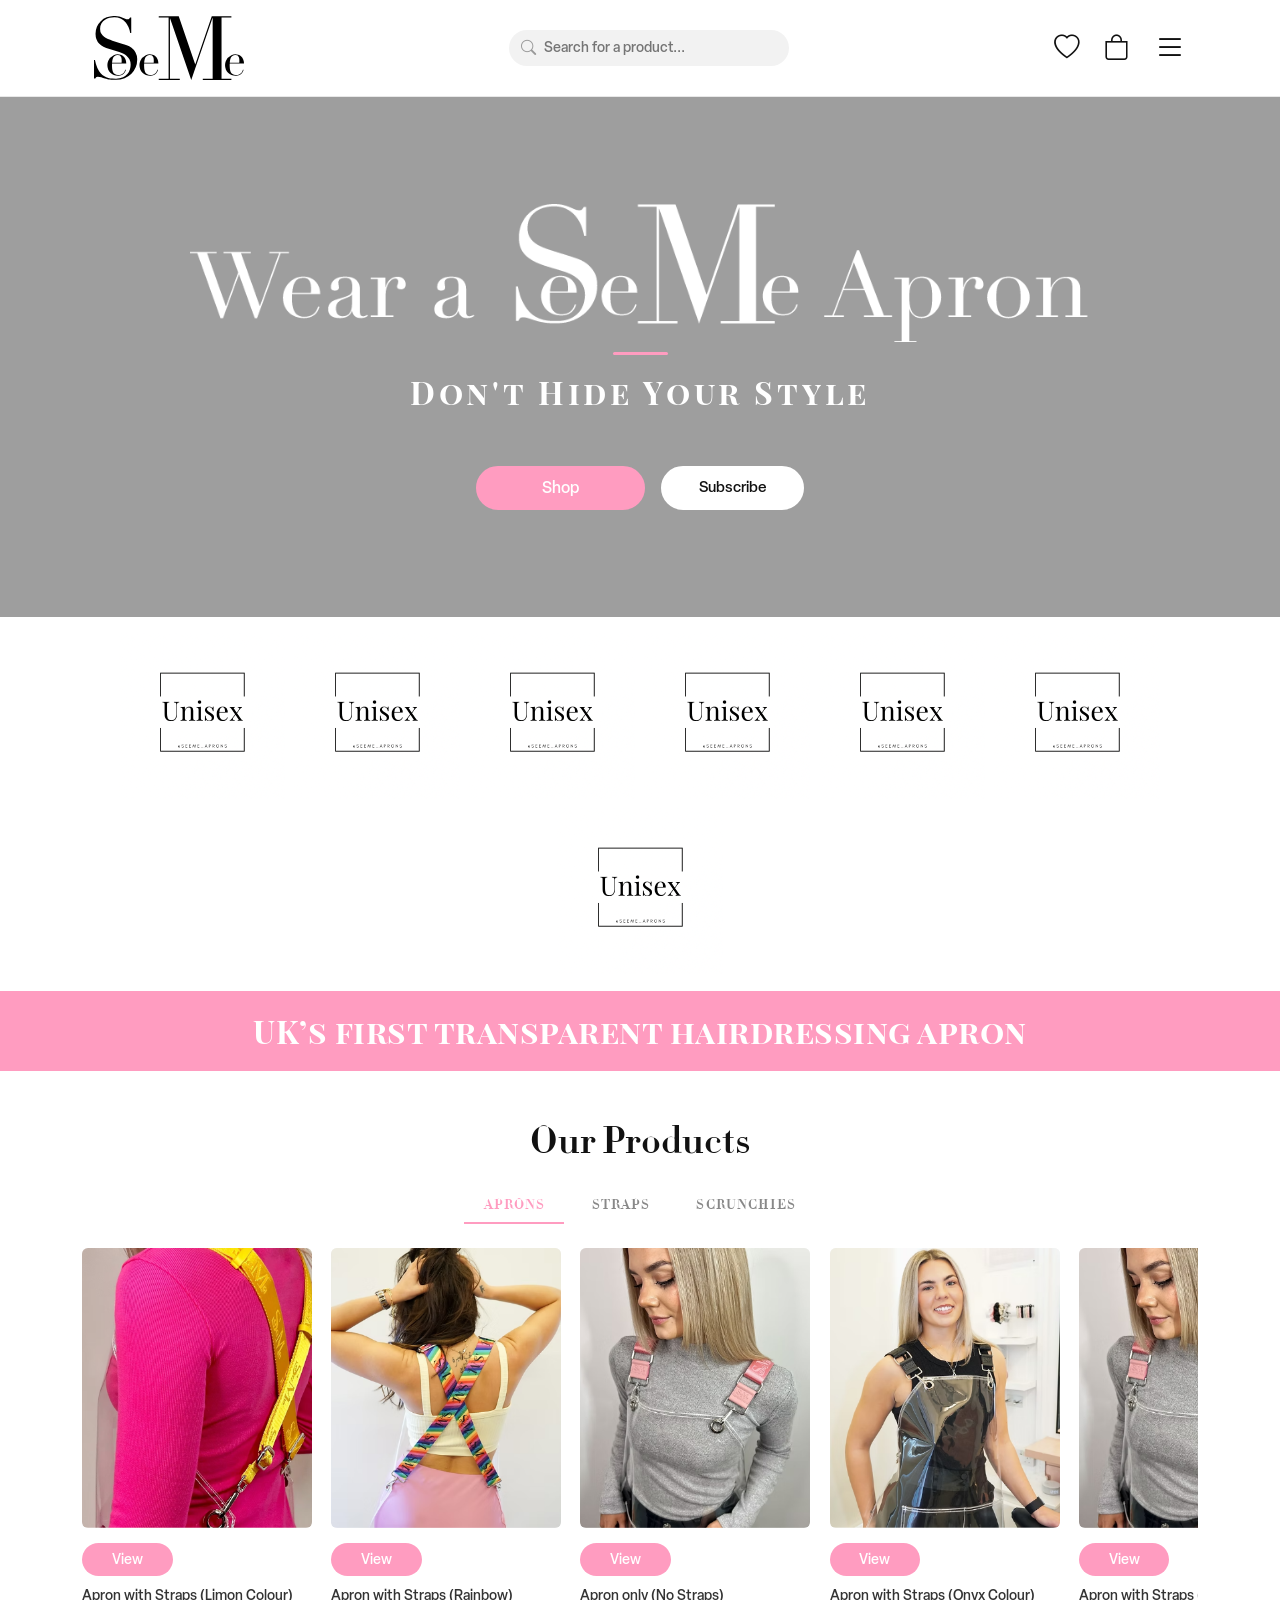
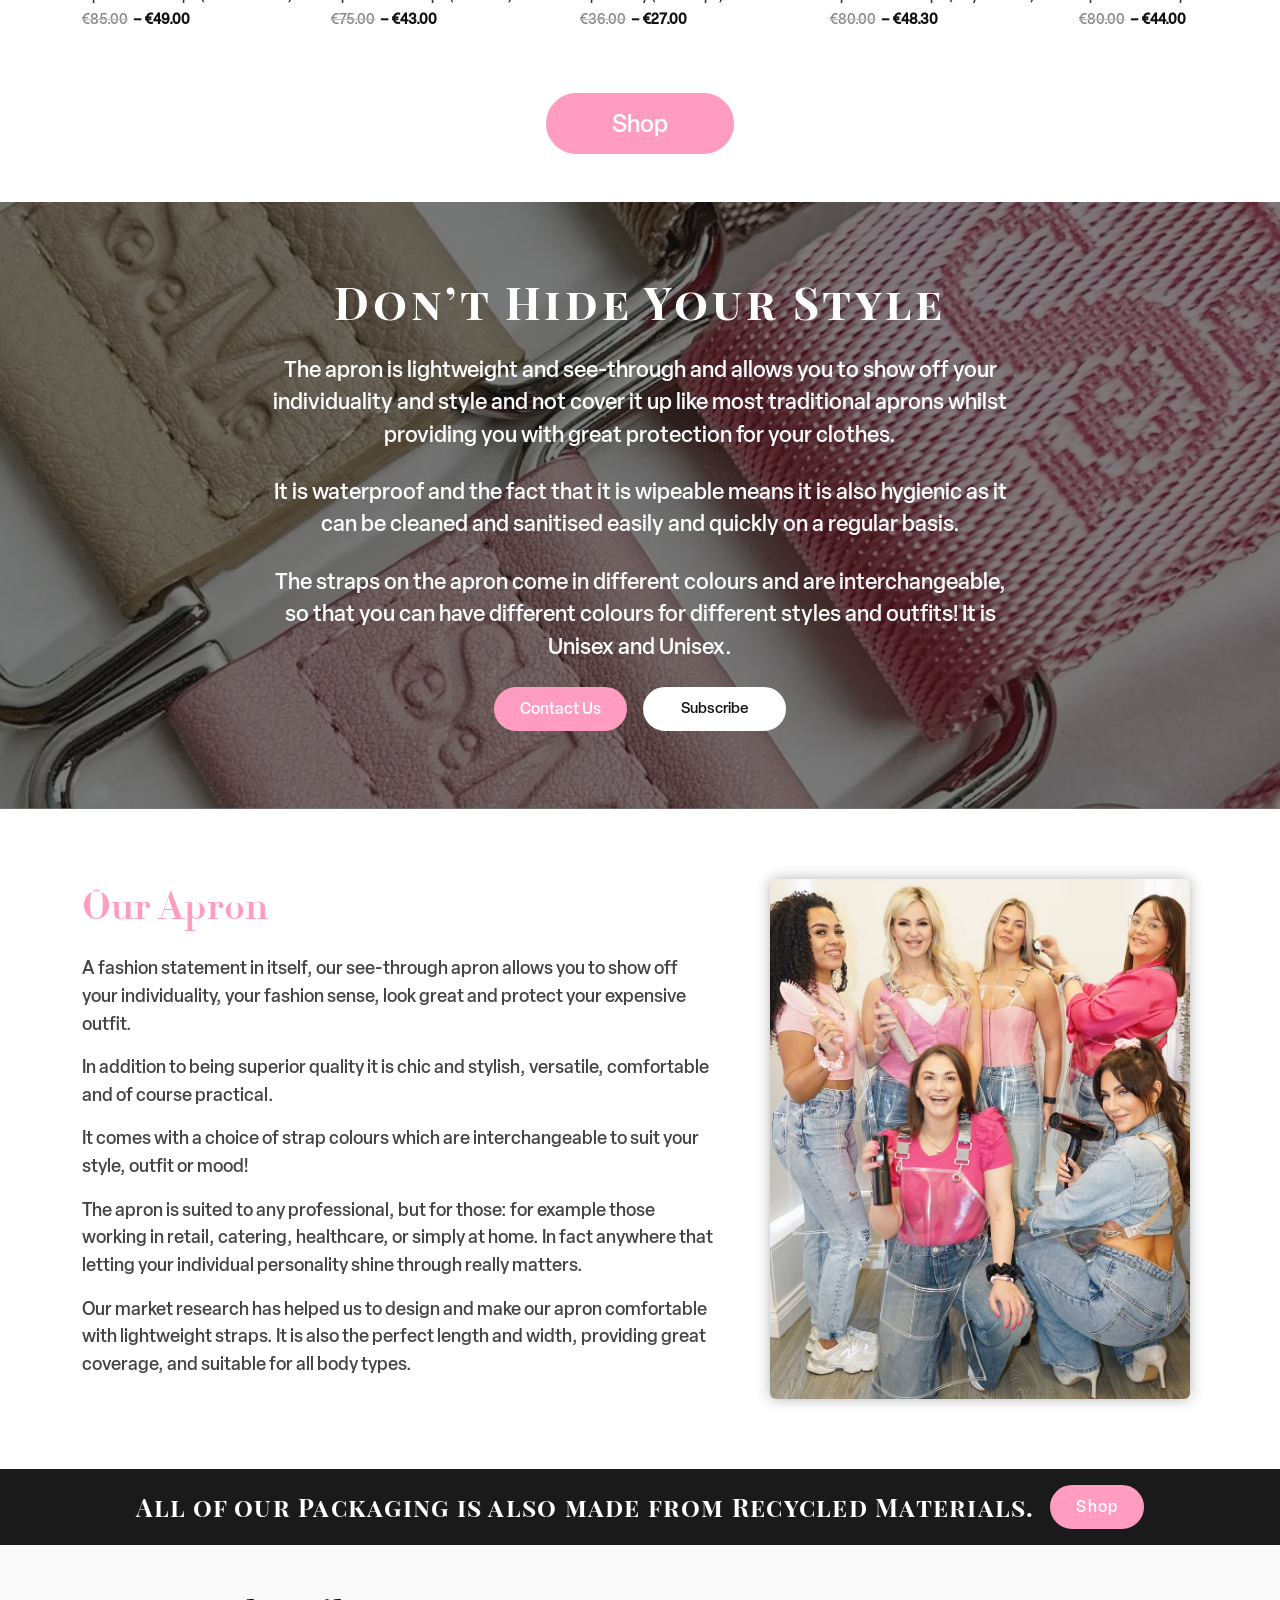
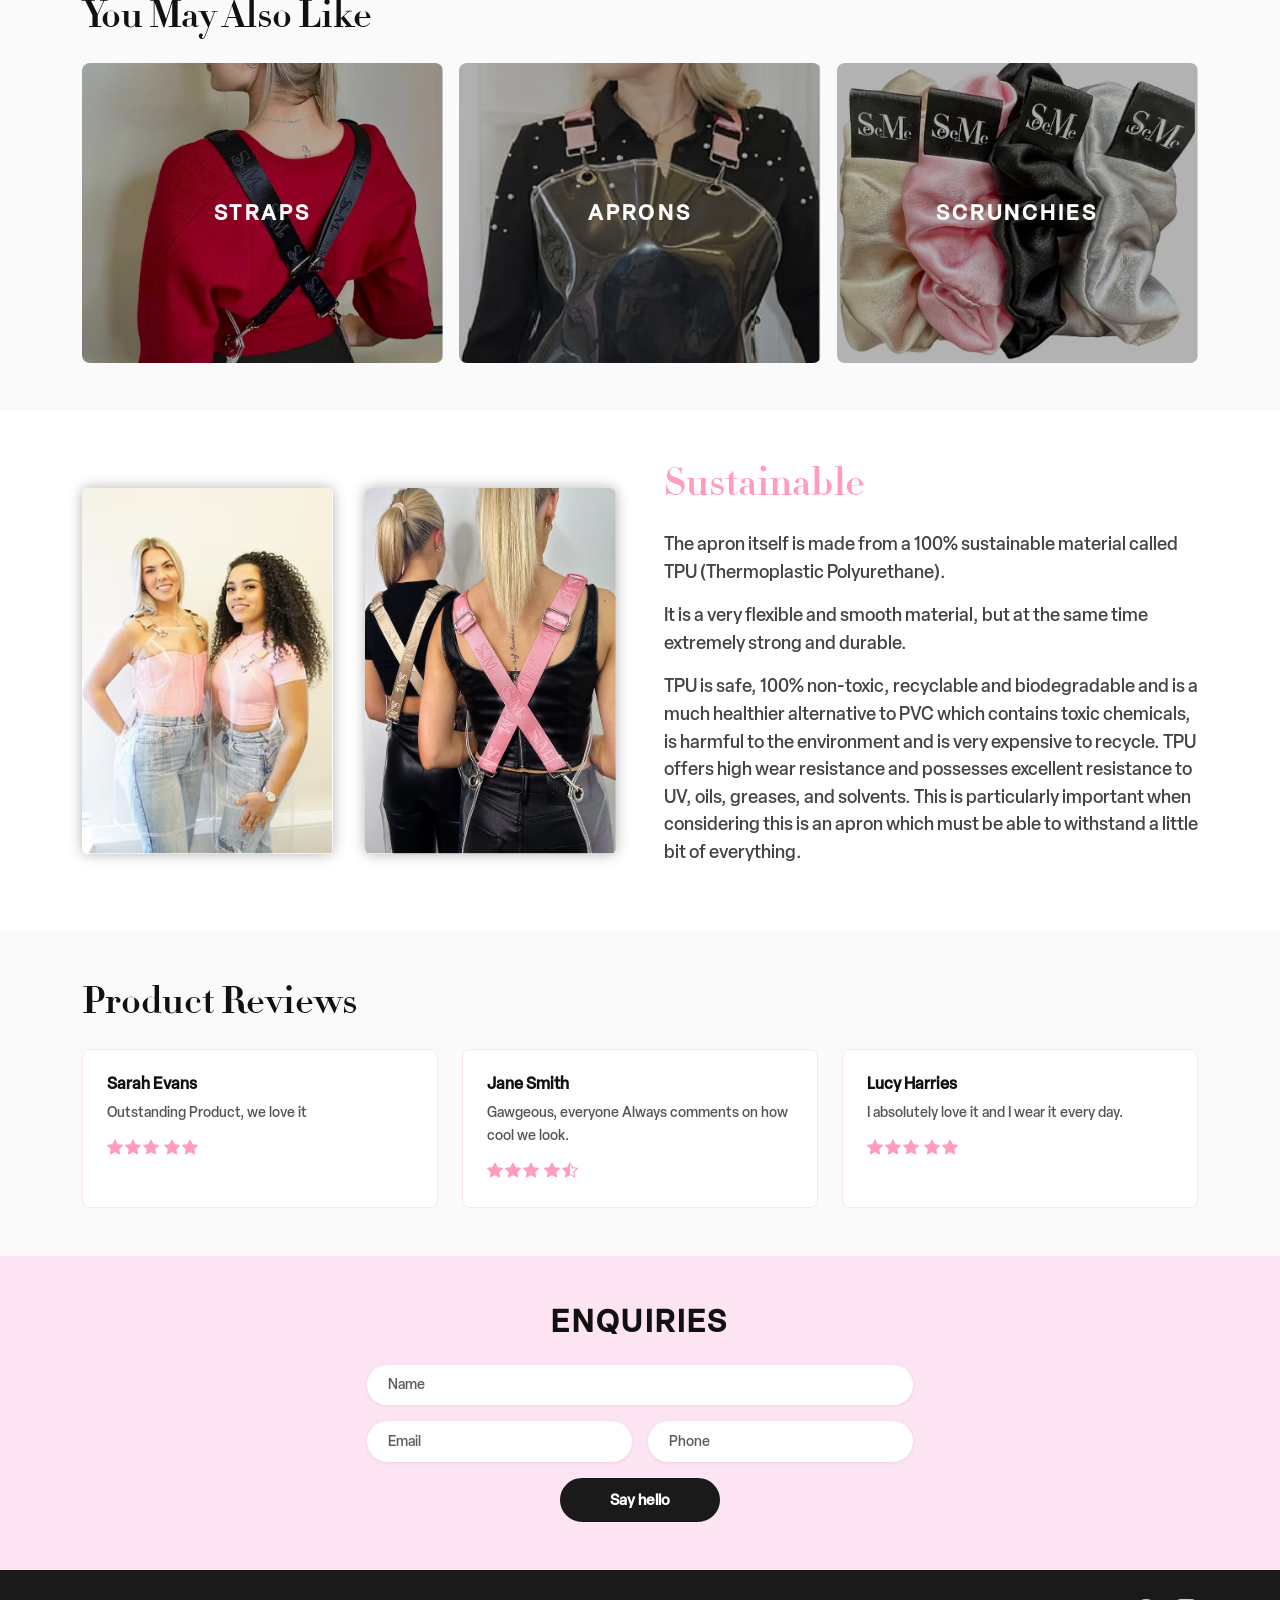
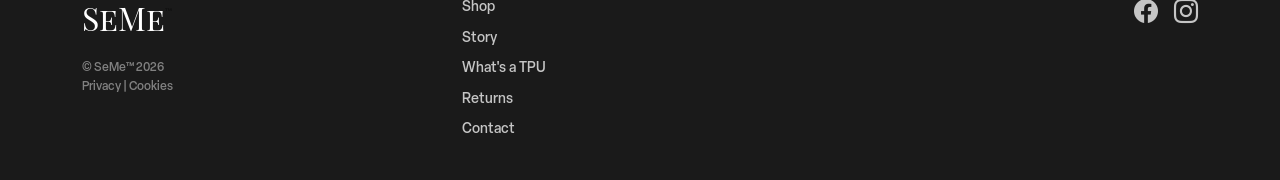
<file: index.html>
<!DOCTYPE html>
<html lang="en">
<head>
  <meta charset="UTF-8" />
  <meta name="viewport" content="width=device-width, initial-scale=1.0" />
  <title>SeMe™ – Don't Hide Your Style</title>
  <link href="https://cdn.jsdelivr.net/npm/bootstrap@5.3.3/dist/css/bootstrap.min.css" rel="stylesheet" />
  <link href="https://cdn.jsdelivr.net/npm/bootstrap-icons@1.11.3/font/bootstrap-icons.min.css" rel="stylesheet" />
  <link href="https://fonts.googleapis.com/css2?family=Playfair+Display+SC:ital,wght@0,400;0,700;0,900;1,400;1,700;1,900&display=swap" rel="stylesheet">
  <link rel="stylesheet" href="css/styles.css" />
</head>
<body>

  <!-- ══════════════════════════════════════════
       NAVBAR
  ══════════════════════════════════════════ -->
  <nav class="navbar site-navbar sticky-top">
    <div class="container px-4 d-flex flex-wrap align-items-center">
      <a class="navbar-brand me-auto" href="#">
        <span class="logo-text"> <img src="images/logo.svg"> </span>
      </a>
      <div class="nav-icons d-flex align-items-center gap-4">
        <a href="#" aria-label="Wishlist"><i class="bi bi-heart"></i></a>
        <a href="#" aria-label="Cart"><i class="bi bi-bag"></i></a>
        <a href="#" aria-label="Menu" data-bs-toggle="offcanvas" data-bs-target="#mobileMenu"><i class="bi bi-list"></i></a>
      </div>
      <div class="site-search">
        <i class="bi bi-search"></i>
        <input type="text" placeholder="Search for a product..." />
      </div>
    </div>
  </nav>

  <!-- Off-canvas mobile menu -->
  <div class="offcanvas offcanvas-end" tabindex="-1" id="mobileMenu">
    <div class="offcanvas-header">
      <h5 class="offcanvas-title logo-text"><img src="images/logo.svg"></h5>
      <button type="button" class="btn-close" data-bs-dismiss="offcanvas"></button>
    </div>
    <div class="offcanvas-body">
      <ul class="list-unstyled">
        <li><a href="index.html" class="nav-link py-2 active">Shop</a></li>
        <li><a href="story.html" class="nav-link py-2">Story</a></li>
        <li><a href="tpu.html" class="nav-link py-2">What's a TPU</a></li>
        <li><a href="#" class="nav-link py-2">Returns</a></li>
        <li><a href="contact.html" class="nav-link py-2">Contact</a></li>
      </ul>
    </div>
  </div>

  <!-- ══════════════════════════════════════════
       HERO
  ══════════════════════════════════════════ -->
  <section class="hero-section">
    <div class="hero-overlay"></div>
    <div class="hero-content text-center">
      <!-- <h1 class="hero-title">Wear a <em>SeMe</em> Apron</h1> -->
      <div class="hero-title"> <img src="images/title.png"> </div>
      <span class="hero-accent-bar"></span>
      <p class="hero-subtitle">Don't Hide Your Style</p>
      <div class="d-flex justify-content-center gap-3 flex-wrap mt-3">
        <a href="#products" class="btn btn-shop">Shop</a>
        <a href="#enquiries" class="btn btn-subscribe">Subscribe</a>
      </div>
    </div>
  </section>

  <!-- ══════════════════════════════════════════
       FEATURE TAGS
  ══════════════════════════════════════════ -->
  <section class="feature-tags-section py-3">
    <div class="container">
      <div class="d-flex flex-wrap justify-content-center gap-2">

        <div class="logo-icons">
          <img src="images/logo-icon.png">
        </div>
        <div class="logo-icons">
          <img src="images/logo-icon.png">
        </div>
        <div class="logo-icons">
          <img src="images/logo-icon.png">
        </div>
        <div class="logo-icons">
          <img src="images/logo-icon.png">
        </div>
        <div class="logo-icons">
          <img src="images/logo-icon.png">
        </div>
        <div class="logo-icons">
          <img src="images/logo-icon.png">
        </div>
        <div class="logo-icons">
          <img src="images/logo-icon.png">
        </div>  

      </div>
    </div>
  </section>

  <!-- ══════════════════════════════════════════
       PINK BANNER
  ══════════════════════════════════════════ -->
  <div class="pink-banner text-center py-3">
    <strong>UK’s first transparent hairdressing apron</strong>
  </div>

  <!-- ══════════════════════════════════════════
       OUR PRODUCTS
  ══════════════════════════════════════════ -->
  <section class="products-section py-5" id="products">
    <div class="container">
      <h2 class="section-heading text-center mb-4">Our Products</h2>

      <!-- Product Tabs -->
      <ul class="nav product-tabs justify-content-center mb-4" id="productTabs" role="tablist">
        <li class="nav-item" role="presentation">
          <button class="product-tab-btn active" id="aprons-tab" data-bs-toggle="tab" data-bs-target="#aprons" type="button" role="tab">APRONS</button>
        </li>
        <li class="nav-item" role="presentation">
          <button class="product-tab-btn" id="straps-tab" data-bs-toggle="tab" data-bs-target="#straps" type="button" role="tab">STRAPS</button>
        </li>
        <li class="nav-item" role="presentation">
          <button class="product-tab-btn" id="scrunchies-tab" data-bs-toggle="tab" data-bs-target="#scrunchies" type="button" role="tab">SCRUNCHIES</button>
        </li>
      </ul>

      <div class="tab-content" id="productTabsContent">
        <!-- APRONS TAB -->
        <div class="tab-pane fade show active" id="aprons" role="tabpanel">
          <div class="products-scroll-wrapper">
            <div class="products-row">
              <!-- Product Card 1 -->
              <div class="product-card">
                <div class="product-img-wrap">
                  <img src="images/product1.png" alt="Apron with Straps Limon Colour" />
                 
                </div>
                 <a href="#" class="btn btn-view">View</a>
                <p class="product-name">Apron with Straps (Limon Colour)</p>
                <p class="product-price"><span class="price-old">€85.00</span> – €49.00</p>
              </div>
              <!-- Product Card 2 -->
              <div class="product-card">
                <div class="product-img-wrap">
                  <img src="images/product2.png" alt="Apron with Straps Rainbow" />
                  
                </div>
                <a href="#" class="btn btn-view">View</a>
                <p class="product-name">Apron with Straps (Rainbow)</p>
                <p class="product-price"><span class="price-old">€75.00</span> – €43.00</p>
              </div>
              <!-- Product Card 3 -->
              <div class="product-card">
                <div class="product-img-wrap">
                  <img src="images/product3.png" alt="Apron only No Straps" />
                  
                </div>
                <a href="#" class="btn btn-view">View</a>
                <p class="product-name">Apron only (No Straps)</p>
                <p class="product-price"><span class="price-old">€36.00</span> – €27.00</p>
              </div>
              <!-- Product Card 4 -->
              <div class="product-card">
                <div class="product-img-wrap">
                  <img src="images/product4.png" alt="Apron with Straps Onyx Colour" />
                  
                </div>
                <a href="#" class="btn btn-view">View</a>
                <p class="product-name">Apron with Straps (Onyx Colour)</p>
                <p class="product-price"><span class="price-old">€80.00</span> – €48.30</p>
              </div>
              <!-- Product Card 5 -->
              <div class="product-card">
                <div class="product-img-wrap">
                  <img src="images/product3.png" alt="Apron with Straps Classic" />
                  
                </div>
                <a href="#" class="btn btn-view">View</a>
                <p class="product-name">Apron with Straps (Classic)</p>
                <p class="product-price"><span class="price-old">€80.00</span> – €44.00</p>
              </div>
            </div>
          </div>
        </div>

        <!-- STRAPS TAB -->
        <div class="tab-pane fade" id="straps" role="tabpanel">
          <div class="products-scroll-wrapper">
            <div class="products-row">
              <div class="product-card">
                <div class="product-img-wrap">
                  <img src="images/product2.png" alt="Strap Set Rainbow" />
                  <a href="#" class="btn btn-view">View</a>
                </div>
                <p class="product-name">Strap Set (Rainbow)</p>
                <p class="product-price"><span class="price-old">€35.00</span> – €22.00</p>
              </div>
              <div class="product-card">
                <div class="product-img-wrap">
                  <img src="images/product3.png" alt="Strap Set Classic" />
                  <a href="#" class="btn btn-view">View</a>
                </div>
                <p class="product-name">Strap Set (Classic)</p>
                <p class="product-price"><span class="price-old">€30.00</span> – €18.00</p>
              </div>
            </div>
          </div>
        </div>

        <!-- SCRUNCHIES TAB -->
        <div class="tab-pane fade" id="scrunchies" role="tabpanel">
          <div class="products-scroll-wrapper">
            <div class="products-row">
              <div class="product-card">
                <div class="product-img-wrap">
                  <img src="images/product4.png" alt="Scrunchie Pack" />
                  <a href="#" class="btn btn-view">View</a>
                </div>
                <p class="product-name">Scrunchie Pack (Mixed)</p>
                <p class="product-price"><span class="price-old">€18.00</span> – €12.00</p>
              </div>
              <div class="product-card">
                <div class="product-img-wrap">
                  <img src="images/product2.png" alt="Scrunchie Set Pink" />
                  <a href="#" class="btn btn-view">View</a>
                </div>
                <p class="product-name">Scrunchie Set (Pink)</p>
                <p class="product-price"><span class="price-old">€15.00</span> – €10.00</p>
              </div>
            </div>
          </div>
        </div>
      </div>

      <div class="text-center mt-5">
        <a href="#" class="btn btn-shop btn-shop-lg">Shop</a>
      </div>
    </div>
  </section>

  <!-- ══════════════════════════════════════════
       DON'T HIDE YOUR STYLE – DARK SECTION
  ══════════════════════════════════════════ -->
  <section class="dark-style-section" style="background-image: url(images/style-bg.png);">
    <div class="dark-overlay"></div>
    <div class="container position-relative py-5">
      <div class="row justify-content-center">
        <div class="col-lg-8 text-center text-white">
          <h2 class="dark-section-title mb-4">Don’t Hide Your Style</h2>
          <p class="dark-section-text">
            The apron is lightweight and see-through and allows you to show off your
            individuality and style and not cover it up like most traditional aprons whilst
            providing you with great protection for your clothes.
          </p>
          <p class="dark-section-text">
            It is waterproof and the fact that it is wipeable means it is also hygienic as it can be
            cleaned and sanitised easily and quickly on a regular basis.
          </p>
          <p class="dark-section-text">
            The straps on the apron come in different colours and are interchangeable, so that you
            can have different colours for different styles and outfits! It is Unisex and Unisex.
          </p>
          <div class="d-flex justify-content-center gap-3 flex-wrap mt-4">
            <a href="#enquiries" class="btn btn-shop px-4">Contact Us</a>
            <a href="#enquiries" class="btn btn-subscribe">Subscribe</a>
          </div>
        </div>
      </div>
    </div>
  </section>

  <!-- ══════════════════════════════════════════
       OUR APRON
  ══════════════════════════════════════════ -->
  <section class="our-apron-section">
    <div class="container">
      <div class="row align-items-center g-5">
        <div class="col-lg-7">
          <h3 class="apron-heading mb-4">Our Apron</h3>
          <p class="apron-text">
            A fashion statement in itself, our see-through apron allows you to show off your
            individuality, your fashion sense, look great and protect your expensive outfit.
          </p>
          <p class="apron-text">
            In addition to being superior quality it is chic and stylish, versatile, comfortable
            and of course practical.
          </p>
          <p class="apron-text">
            It comes with a choice of strap colours which are interchangeable to suit your style,
            outfit or mood!
          </p>
          <p class="apron-text">
            The apron is suited to any professional, but for those: for example those working in
            retail, catering, healthcare, or simply at home. In fact anywhere that letting your
            individual personality shine through really matters.
          </p>
          <p class="apron-text">
            Our market research has helped us to design and make our apron comfortable with
            lightweight straps. It is also the perfect length and width, providing great coverage,
            and suitable for all body types.
          </p>
        </div>
        <div class="col-lg-5 text-center">
          <img
            src="images/apron.png"
            alt="SeMe Apron Group"
            class="img-fluid rounded apron-group-img"
          />
        </div>
      </div>
    </div>
  </section>

  <!-- ══════════════════════════════════════════
       RECYCLED PACKAGING BANNER
  ══════════════════════════════════════════ -->
  <div class="recycled-banner d-flex align-items-center justify-content-center gap-3 py-3 px-4">
    <span>All of our Packaging is also made from Recycled Materials.</span>
    <a href="#" class="btn btn-shop px-4">Shop</a>
  </div>

  <!-- ══════════════════════════════════════════
       YOU MAY ALSO LIKE
  ══════════════════════════════════════════ -->
  <section class="also-like-section py-5">
    <div class="container">
      <h2 class="section-heading mb-4">You May Also Like</h2>
      <div class="row g-3">
        <div class="col-md-4">
          <div class="also-like-card">
            <img src="images/straps.png" alt="Straps" />
            <div class="also-like-label">STRAPS</div>
          </div>
        </div>
        <div class="col-md-4">
          <div class="also-like-card">
            <img src="images/aprons.png" alt="Aprons" />
            <div class="also-like-label">APRONS</div>
          </div>
        </div>
        <div class="col-md-4">
          <div class="also-like-card">
            <img src="images/scrun.png" alt="Scrunchies" />
            <div class="also-like-label">SCRUNCHIES</div>
          </div>
        </div>
      </div>
    </div>
  </section>

  <!-- ══════════════════════════════════════════
       SUSTAINABLE SECTION
  ══════════════════════════════════════════ -->
  <section class="sustainable-section py-5">
    <div class="container">
      <div class="row align-items-center g-5">
        <div class="col-lg-6 text-center d-flex justify-content-between">
          <img
            src="images/sustain1.png"
            alt="Sustainable Fashion"
            class="img-fluid rounded sustainable-img"
          />
          <img
            src="images/sustain2.png"
            alt="Sustainable Fashion"
            class="img-fluid rounded sustainable-img"
          />
        </div>
        <div class="col-lg-6">
          <h3 class="sustainable-heading mb-4">Sustainable</h3>
          <p class="sustainable-text">
            The apron itself is made from a 100% sustainable material called TPU (Thermoplastic Polyurethane).
          </p>
          <p class="sustainable-text">
            It is a very flexible and smooth material, but at the same time extremely strong and durable.
          </p>
          <p class="sustainable-text">
            TPU is safe, 100% non-toxic, recyclable and biodegradable and is a much healthier alternative to
            PVC which contains toxic chemicals, is harmful to the environment and is very expensive to recycle.
            TPU offers high wear resistance and possesses excellent resistance to UV, oils, greases, and solvents.
            This is particularly important when considering this is an apron which must be able to withstand a
            little bit of everything.
          </p>
        </div>
      </div>
    </div>
  </section>

  <!-- ══════════════════════════════════════════
       PRODUCT REVIEWS
  ══════════════════════════════════════════ -->
  <section class="reviews-section py-5">
    <div class="container">
      <h2 class="section-heading mb-4">Product Reviews</h2>
      <div class="row g-4">
        <!-- Review 1 -->
        <div class="col-md-4">
          <div class="review-card">
            <h5 class="review-name">Sarah Evans</h5>
            <p class="review-text">Outstanding Product, we love it</p>
            <div class="review-stars">
              <i class="bi bi-star-fill"></i><i class="bi bi-star-fill"></i><i class="bi bi-star-fill"></i>
              <i class="bi bi-star-fill"></i><i class="bi bi-star-fill"></i>
            </div>
          </div>
        </div>
        <!-- Review 2 -->
        <div class="col-md-4">
          <div class="review-card">
            <h5 class="review-name">Jane Smith</h5>
            <p class="review-text">Gawgeous, everyone Always comments on how cool we look.</p>
            <div class="review-stars">
              <i class="bi bi-star-fill"></i><i class="bi bi-star-fill"></i><i class="bi bi-star-fill"></i>
              <i class="bi bi-star-fill"></i><i class="bi bi-star-half"></i>
            </div>
          </div>
        </div>
        <!-- Review 3 -->
        <div class="col-md-4">
          <div class="review-card">
            <h5 class="review-name">Lucy Harries</h5>
            <p class="review-text">I absolutely love it and I wear it every day.</p>
            <div class="review-stars">
              <i class="bi bi-star-fill"></i><i class="bi bi-star-fill"></i><i class="bi bi-star-fill"></i>
              <i class="bi bi-star-fill"></i><i class="bi bi-star-fill"></i>
            </div>
          </div>
        </div>
      </div>
    </div>
  </section>

  <!-- ══════════════════════════════════════════
       ENQUIRIES
  ══════════════════════════════════════════ -->
  <section class="enquiries-section py-5" id="enquiries">
    <div class="container">
      <h2 class="enquiries-heading text-center mb-4">Enquiries</h2>
      <div class="row justify-content-center">
        <div class="col-lg-6 col-md-8">
          <form id="enquiryForm" novalidate>
            <div class="mb-3">
              <input type="text" class="form-control enquiry-input" placeholder="Name" required />
            </div>
            <div class="row g-3 mb-3">
              <div class="col-6">
                <input type="email" class="form-control enquiry-input" placeholder="Email" required />
              </div>
              <div class="col-6">
                <input type="tel" class="form-control enquiry-input" placeholder="Phone" />
              </div>
            </div>
            <div class="text-center">
              <button type="submit" class="btn btn-say-hello px-5">Say hello</button>
            </div>
          </form>
        </div>
      </div>
    </div>
  </section>

  <!-- ══════════════════════════════════════════
       FOOTER
  ══════════════════════════════════════════ -->
  <footer class="site-footer">
    <div class="container py-4">
      <div class="row align-items-start">
        <div class="col-md-4 mb-4 mb-md-0">
          <span class="footer-logo">SeMe<sup class="logo-tm">™</sup></span>
          <p class="footer-copy mt-3 mb-0">© SeMe™ 2026</p>
          <p class="footer-copy mb-0">Privacy | Cookies</p>
        </div>
        <div class="col-md-4 mb-4 mb-md-0">
          <ul class="list-unstyled footer-links">
            <li><a href="#">Shop</a></li>
            <li><a href="#">Story</a></li>
            <li><a href="tpu.html">What's a TPU</a></li>
            <li><a href="#">Returns</a></li>
            <li><a href="#">Contact</a></li>
          </ul>
        </div>
        <div class="col-md-4 text-md-end">
          <div class="footer-socials d-flex gap-3 justify-content-md-end">
            <a href="#" aria-label="Facebook"><i class="bi bi-facebook"></i></a>
            <a href="#" aria-label="Instagram"><i class="bi bi-instagram"></i></a>
          </div>
        </div>
      </div>
    </div>
  </footer>

  <script src="https://cdn.jsdelivr.net/npm/bootstrap@5.3.3/dist/js/bootstrap.bundle.min.js"></script>
  <script src="js/main.js"></script>
</body>
</html>
</file>
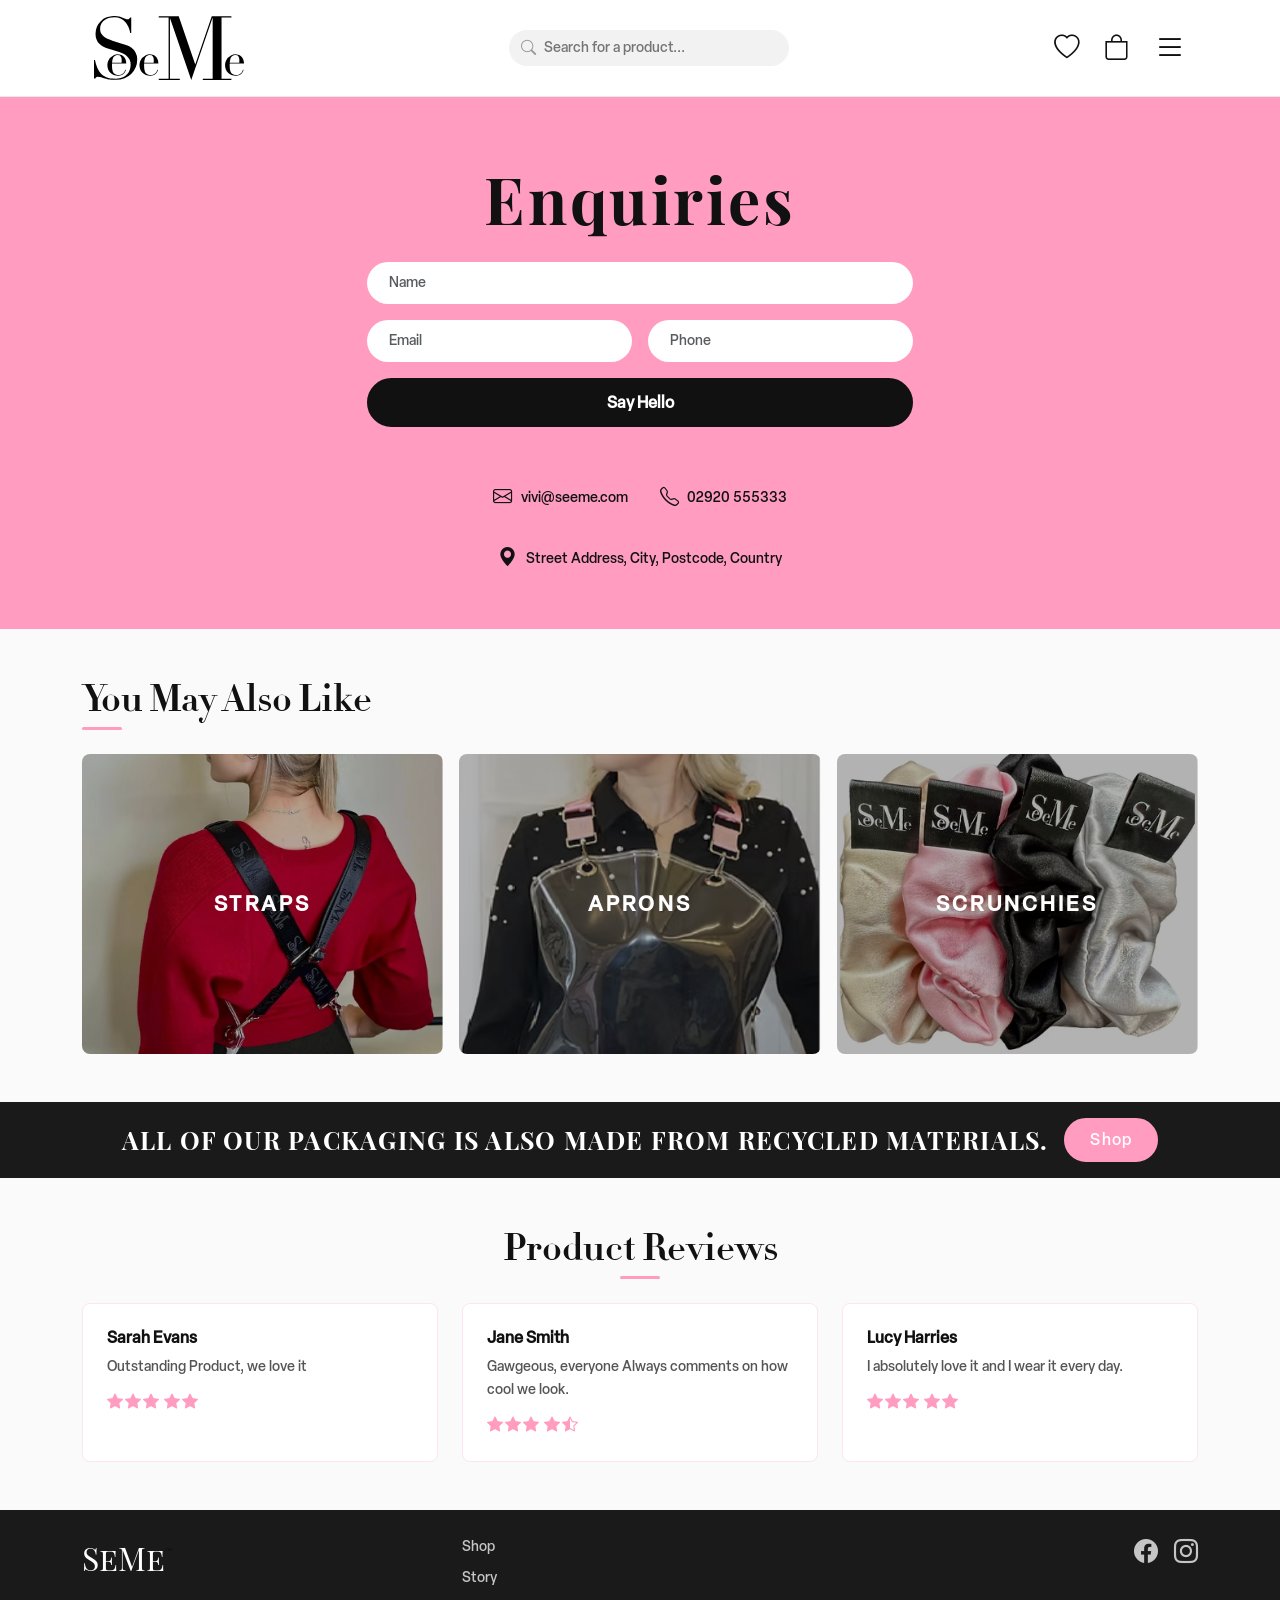
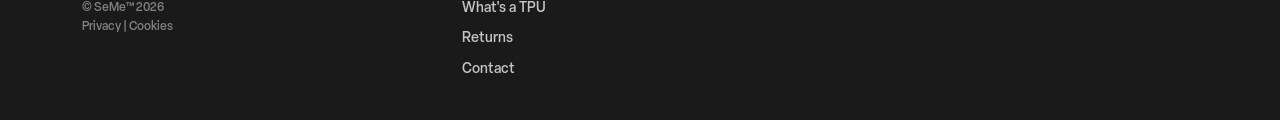
<file: contact.html>
<!DOCTYPE html>
<html lang="en">
<head>
  <meta charset="UTF-8" />
  <meta name="viewport" content="width=device-width, initial-scale=1.0" />
  <title>Contact – SeMe™</title>
  <link href="https://cdn.jsdelivr.net/npm/bootstrap@5.3.3/dist/css/bootstrap.min.css" rel="stylesheet" />
  <link href="https://cdn.jsdelivr.net/npm/bootstrap-icons@1.11.3/font/bootstrap-icons.min.css" rel="stylesheet" />
  <link href="https://fonts.googleapis.com/css2?family=Playfair+Display+SC:ital,wght@0,400;0,700;0,900;1,400;1,700;1,900&display=swap" rel="stylesheet">
  <link rel="stylesheet" href="css/styles.css" />
</head>
<body class="contact-page">

  <!-- ══════════════════════════════════════════
       NAVBAR
  ══════════════════════════════════════════ -->
  <nav class="navbar site-navbar sticky-top">
    <div class="container px-4 d-flex flex-wrap align-items-center">
      <a class="navbar-brand me-auto" href="index.html">
        <span class="logo-text"> <img src="images/logo.svg"> </span>
      </a>
      <div class="nav-icons d-flex align-items-center gap-4">
        <a href="#" aria-label="Wishlist"><i class="bi bi-heart"></i></a>
        <a href="#" aria-label="Cart"><i class="bi bi-bag"></i></a>
        <a href="#" aria-label="Menu" data-bs-toggle="offcanvas" data-bs-target="#mobileMenu"><i class="bi bi-list"></i></a>
      </div>
      <div class="site-search">
        <i class="bi bi-search"></i>
        <input type="text" placeholder="Search for a product..." />
      </div>
    </div>
  </nav>

  <!-- Off-canvas mobile menu -->
  <div class="offcanvas offcanvas-end" tabindex="-1" id="mobileMenu">
    <div class="offcanvas-header">
      <h5 class="offcanvas-title logo-text"><img src="images/logo.svg"></h5>
      <button type="button" class="btn-close" data-bs-dismiss="offcanvas"></button>
    </div>
    <div class="offcanvas-body">
      <ul class="list-unstyled">
        <li><a href="index.html" class="nav-link py-2">Shop</a></li>
        <li><a href="story.html" class="nav-link py-2">Story</a></li>
        <li><a href="tpu.html" class="nav-link py-2">What's a TPU</a></li>
        <li><a href="#" class="nav-link py-2">Returns</a></li>
        <li><a href="contact.html" class="nav-link py-2 active">Contact</a></li>
      </ul>
    </div>
  </div>

  <!-- ══════════════════════════════════════════
       ENQUIRIES HERO
  ══════════════════════════════════════════ -->
  <section class="contact-hero">
    <div class="container">
      <div class="row justify-content-center">
        <div class="col-lg-6 col-md-8 text-center">

          <h1 class="contact-hero-title">Enquiries</h1>

          <form id="contactForm" class="contact-form mt-4" novalidate>
            <div class="mb-3">
              <input type="text" class="form-control contact-input" placeholder="Name" required />
            </div>
            <div class="row g-3 mb-3">
              <div class="col-6">
                <input type="email" class="form-control contact-input" placeholder="Email" required />
              </div>
              <div class="col-6">
                <input type="tel" class="form-control contact-input" placeholder="Phone" />
              </div>
            </div>
            <button type="submit" class="btn btn-contact-submit w-100">Say Hello</button>
          </form>

          <!-- Contact details row -->
          <div class="contact-details-row mt-5">
            <div class="contact-detail-item">
              <i class="bi bi-envelope"></i>
              <span>vivi@seeme.com</span>
            </div>
            <div class="contact-detail-item">
              <i class="bi bi-telephone"></i>
              <span>02920 555333</span>
            </div>
            <div class="contact-detail-item">
              <i class="bi bi-geo-alt-fill"></i>
              <span>Street Address, City, Postcode, Country</span>
            </div>
          </div>

        </div>
      </div>
    </div>
  </section>

  <!-- ══════════════════════════════════════════
       YOU MAY ALSO LIKE
  ══════════════════════════════════════════ -->
  <section class="also-like-section py-5">
    <div class="container">
      <h2 class="section-heading mb-1">You May Also Like</h2>
      <div class="also-like-underline mb-4"></div>
      <div class="row g-3">
        <div class="col-md-4">
          <div class="also-like-card">
            <img src="images/straps.png" alt="Straps" />
            <div class="also-like-label">STRAPS</div>
          </div>
        </div>
        <div class="col-md-4">
          <div class="also-like-card">
            <img src="images/aprons.png" alt="Aprons" />
            <div class="also-like-label">APRONS</div>
          </div>
        </div>
        <div class="col-md-4">
          <div class="also-like-card">
            <img src="images/scrun.png" alt="Scrunchies" />
            <div class="also-like-label">SCRUNCHIES</div>
          </div>
        </div>
      </div>
    </div>
  </section>

  <!-- ══════════════════════════════════════════
       RECYCLED PACKAGING BANNER
  ══════════════════════════════════════════ -->
  <div class="recycled-banner d-flex align-items-center justify-content-center gap-3 py-3 px-4">
    <span>ALL OF OUR PACKAGING IS ALSO MADE FROM RECYCLED MATERIALS.</span>
    <a href="index.html#products" class="btn btn-shop btn-sm px-4">Shop</a>
  </div>

  <!-- ══════════════════════════════════════════
       PRODUCT REVIEWS
  ══════════════════════════════════════════ -->
  <section class="reviews-section py-5">
    <div class="container">
      <h2 class="section-heading text-center mb-1">Product Reviews</h2>
      <div class="reviews-underline mx-auto mb-4"></div>
      <div class="row g-4">
        <div class="col-md-4">
          <div class="review-card">
            <h5 class="review-name">Sarah Evans</h5>
            <p class="review-text">Outstanding Product, we love it</p>
            <div class="review-stars">
              <i class="bi bi-star-fill"></i><i class="bi bi-star-fill"></i><i class="bi bi-star-fill"></i>
              <i class="bi bi-star-fill"></i><i class="bi bi-star-fill"></i>
            </div>
          </div>
        </div>
        <div class="col-md-4">
          <div class="review-card">
            <h5 class="review-name">Jane Smith</h5>
            <p class="review-text">Gawgeous, everyone Always comments on how cool we look.</p>
            <div class="review-stars">
              <i class="bi bi-star-fill"></i><i class="bi bi-star-fill"></i><i class="bi bi-star-fill"></i>
              <i class="bi bi-star-fill"></i><i class="bi bi-star-half"></i>
            </div>
          </div>
        </div>
        <div class="col-md-4">
          <div class="review-card">
            <h5 class="review-name">Lucy Harries</h5>
            <p class="review-text">I absolutely love it and I wear it every day.</p>
            <div class="review-stars">
              <i class="bi bi-star-fill"></i><i class="bi bi-star-fill"></i><i class="bi bi-star-fill"></i>
              <i class="bi bi-star-fill"></i><i class="bi bi-star-fill"></i>
            </div>
          </div>
        </div>
      </div>
    </div>
  </section>

  <!-- ══════════════════════════════════════════
       FOOTER
  ══════════════════════════════════════════ -->
  <footer class="site-footer">
    <div class="container py-4">
      <div class="row align-items-start">
        <div class="col-md-4 mb-4 mb-md-0">
          <span class="footer-logo">SeMe<sup class="logo-tm">™</sup></span>
          <p class="footer-copy mt-3 mb-0">© SeMe™ 2026</p>
          <p class="footer-copy mb-0">Privacy | Cookies</p>
        </div>
        <div class="col-md-4 mb-4 mb-md-0">
          <ul class="list-unstyled footer-links">
            <li><a href="index.html">Shop</a></li>
            <li><a href="story.html">Story</a></li>
            <li><a href="tpu.html">What's a TPU</a></li>
            <li><a href="#">Returns</a></li>
            <li><a href="contact.html">Contact</a></li>
          </ul>
        </div>
        <div class="col-md-4 text-md-end">
          <div class="footer-socials d-flex gap-3 justify-content-md-end">
            <a href="#" aria-label="Facebook"><i class="bi bi-facebook"></i></a>
            <a href="#" aria-label="Instagram"><i class="bi bi-instagram"></i></a>
          </div>
        </div>
      </div>
    </div>
  </footer>

  <script src="https://cdn.jsdelivr.net/npm/bootstrap@5.3.3/dist/js/bootstrap.bundle.min.js"></script>
  <script src="js/main.js"></script>
  <script src="js/contact.js"></script>
</body>
</html>
</file>
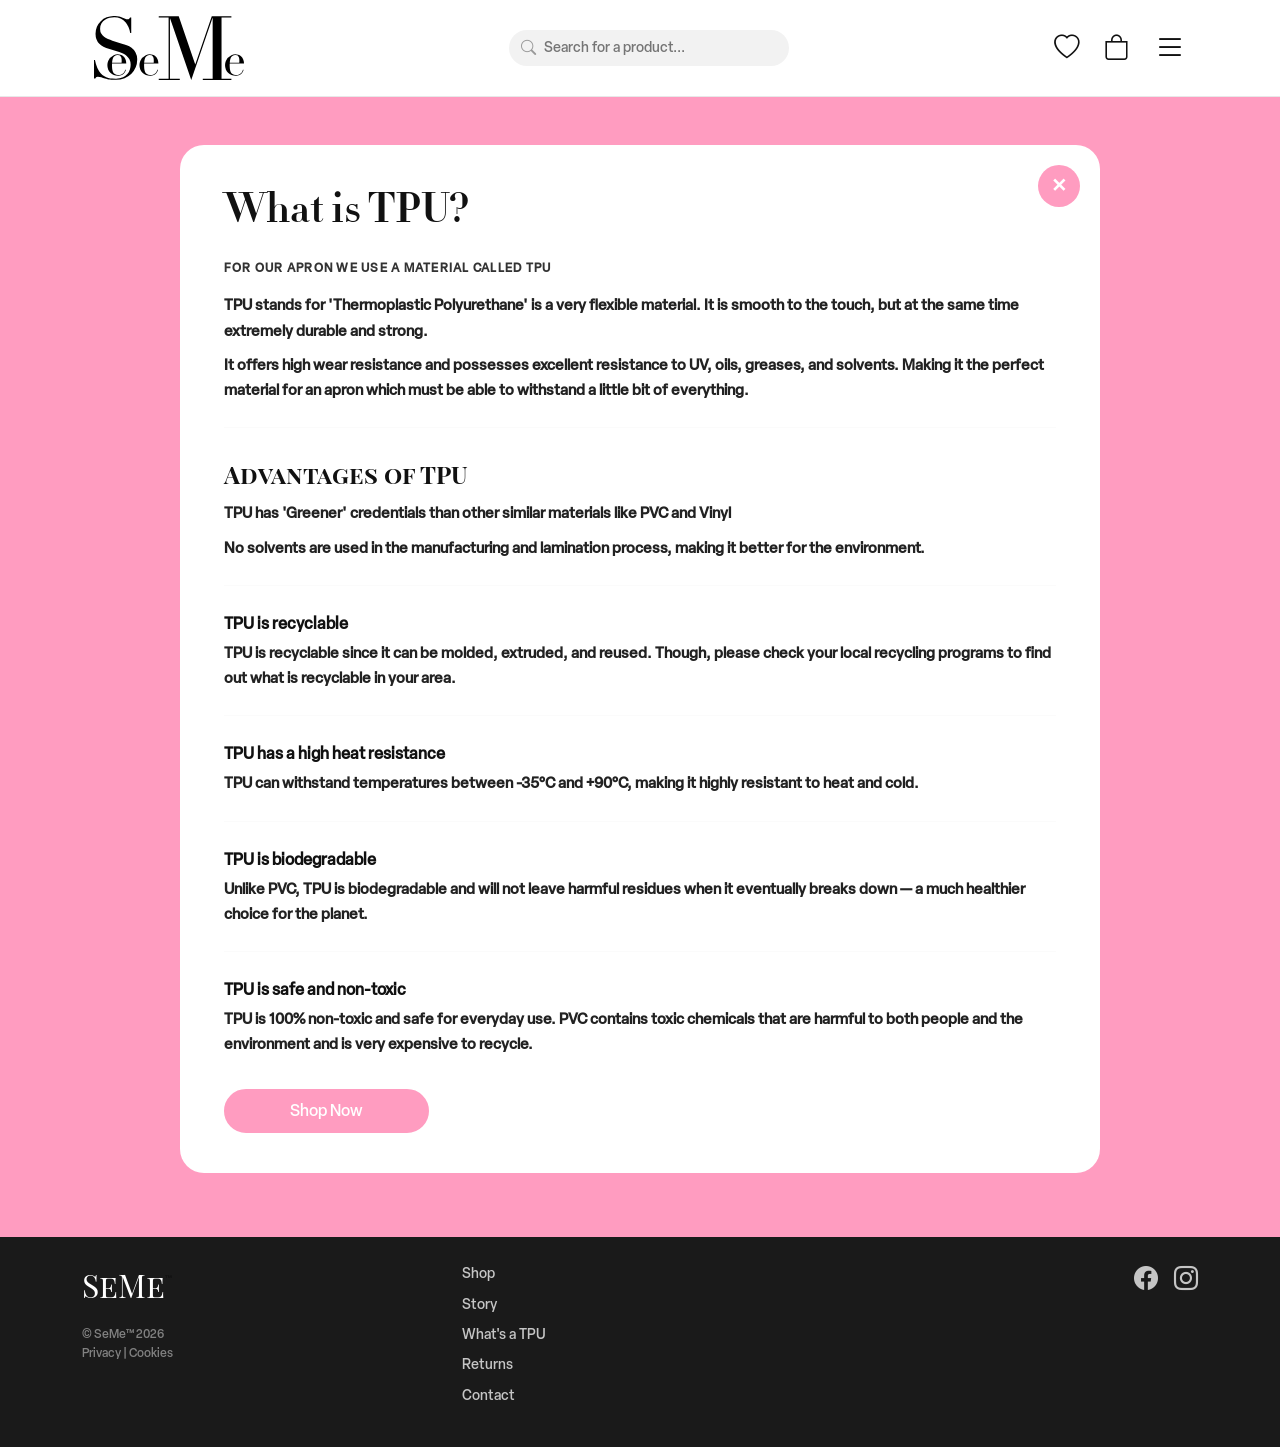
<file: tpu.html>
<!DOCTYPE html>
<html lang="en">
<head>
  <meta charset="UTF-8" />
  <meta name="viewport" content="width=device-width, initial-scale=1.0" />
  <title>What is TPU? – SeMe™</title>
  <link href="https://cdn.jsdelivr.net/npm/bootstrap@5.3.3/dist/css/bootstrap.min.css" rel="stylesheet" />
  <link href="https://cdn.jsdelivr.net/npm/bootstrap-icons@1.11.3/font/bootstrap-icons.min.css" rel="stylesheet" />
  <link href="https://fonts.googleapis.com/css2?family=Playfair+Display+SC:ital,wght@0,400;0,700;0,900;1,400;1,700;1,900&display=swap" rel="stylesheet">
  <link rel="stylesheet" href="css/styles.css" />
</head>
<body>

  <!-- ══════════════════════════════════════════
       NAVBAR
  ══════════════════════════════════════════ -->
  <nav class="navbar site-navbar sticky-top">
    <div class="container px-4 d-flex flex-wrap align-items-center">
      <a class="navbar-brand me-auto" href="index.html">
        <span class="logo-text"> <img src="images/logo.svg"> </span>
      </a>
      <div class="nav-icons d-flex align-items-center gap-4">
        <a href="#" aria-label="Wishlist"><i class="bi bi-heart"></i></a>
        <a href="#" aria-label="Cart"><i class="bi bi-bag"></i></a>
        <a href="#" aria-label="Menu" data-bs-toggle="offcanvas" data-bs-target="#mobileMenu"><i class="bi bi-list"></i></a>
      </div>
      <div class="site-search">
        <i class="bi bi-search"></i>
        <input type="text" placeholder="Search for a product..." />
      </div>
    </div>
  </nav>

  <!-- Off-canvas mobile menu -->
  <div class="offcanvas offcanvas-end" tabindex="-1" id="mobileMenu">
    <div class="offcanvas-header">
      <h5 class="offcanvas-title logo-text"><img src="images/logo.svg"></h5>
      <button type="button" class="btn-close" data-bs-dismiss="offcanvas"></button>
    </div>
    <div class="offcanvas-body">
      <ul class="list-unstyled">
        <li><a href="index.html" class="nav-link py-2">Shop</a></li>
        <li><a href="story.html" class="nav-link py-2">Story</a></li>
        <li><a href="tpu.html" class="nav-link py-2 active">What's a TPU</a></li>
        <li><a href="#" class="nav-link py-2">Returns</a></li>
        <li><a href="contact.html" class="nav-link py-2">Contact</a></li>
      </ul>
    </div>
  </div>

  <!-- ══════════════════════════════════════════
       TPU CONTENT
  ══════════════════════════════════════════ -->
  <div class="tpu-bg">
    <div class="tpu-card">

      <!-- Close / back button -->
      <a href="index.html" class="tpu-close-btn" aria-label="Back to home">&#x2715;</a>

      <h1 class="tpu-main-title">What is TPU?</h1>

      <p class="tpu-label">For our apron we use a material called TPU</p>

      <p class="tpu-body">
        TPU stands for 'Thermoplastic Polyurethane' is a very flexible material. It is smooth to the
        touch, but at the same time extremely durable and strong.
      </p>
      <p class="tpu-body">
        It offers high wear resistance and possesses excellent resistance to UV, oils, greases, and
        solvents. Making it the perfect material for an apron which must be able to withstand a
        little bit of everything.
      </p>

      <hr class="tpu-divider" />

      <h2 class="tpu-section-title">Advantages of TPU</h2>

      <p class="tpu-body">
        TPU has 'Greener' credentials than other similar materials like PVC and Vinyl
      </p>
      <p class="tpu-body">
        No solvents are used in the manufacturing and lamination process, making it better for
        the environment.
      </p>

      <hr class="tpu-divider" />

      <h3 class="tpu-sub-title">TPU is recyclable</h3>
      <p class="tpu-body">
        TPU is recyclable since it can be molded, extruded, and reused. Though, please check your
        local recycling programs to find out what is recyclable in your area.
      </p>

      <hr class="tpu-divider" />

      <h3 class="tpu-sub-title">TPU has a high heat resistance</h3>
      <p class="tpu-body">
        TPU can withstand temperatures between -35°C and +90°C, making it highly resistant to
        heat and cold.
      </p>

      <hr class="tpu-divider" />

      <h3 class="tpu-sub-title">TPU is biodegradable</h3>
      <p class="tpu-body">
        Unlike PVC, TPU is biodegradable and will not leave harmful residues when it eventually
        breaks down — a much healthier choice for the planet.
      </p>

      <hr class="tpu-divider" />

      <h3 class="tpu-sub-title">TPU is safe and non-toxic</h3>
      <p class="tpu-body">
        TPU is 100% non-toxic and safe for everyday use. PVC contains toxic chemicals that are
        harmful to both people and the environment and is very expensive to recycle.
      </p>

      <div class="mt-4 pt-2">
        <a href="index.html#products" class="btn btn-shop">Shop Now</a>
      </div>

    </div>
  </div>

  <!-- ══════════════════════════════════════════
       FOOTER
  ══════════════════════════════════════════ -->
  <footer class="site-footer">
    <div class="container py-4">
      <div class="row align-items-start">
        <div class="col-md-4 mb-4 mb-md-0">
          <span class="footer-logo">SeMe<sup class="logo-tm">™</sup></span>
          <p class="footer-copy mt-3 mb-0">© SeMe™ 2026</p>
          <p class="footer-copy mb-0">Privacy | Cookies</p>
        </div>
        <div class="col-md-4 mb-4 mb-md-0">
          <ul class="list-unstyled footer-links">
            <li><a href="index.html">Shop</a></li>
            <li><a href="story.html">Story</a></li>
            <li><a href="tpu.html">What's a TPU</a></li>
            <li><a href="#">Returns</a></li>
            <li><a href="contact.html">Contact</a></li>
          </ul>
        </div>
        <div class="col-md-4 text-md-end">
          <div class="footer-socials d-flex gap-3 justify-content-md-end">
            <a href="#" aria-label="Facebook"><i class="bi bi-facebook"></i></a>
            <a href="#" aria-label="Instagram"><i class="bi bi-instagram"></i></a>
          </div>
        </div>
      </div>
    </div>
  </footer>

  <script src="https://cdn.jsdelivr.net/npm/bootstrap@5.3.3/dist/js/bootstrap.bundle.min.js"></script>
  <script src="js/main.js"></script>
</body>
</html>
</file>
<file: css/styles.css>
/* ═══════════════════════════════════════════════════
   GLOBAL
═══════════════════════════════════════════════════ */
@font-face{
    font-family: "Elza Medium";
    src: url("fonts/Elza-Medium.eot");
    src: url("fonts/Elza-Medium.eot?#iefix")format("embedded-opentype"),
        url("fonts/Elza-Medium.woff")format("woff"),
        url("fonts/Elza-Medium.woff2")format("woff2"),
        url("fonts/Elza-Medium.ttf")format("truetype");
    font-weight:normal;
    font-style:normal;
    font-display:swap;
}
@font-face {
    font-family: 'Didot';
    src: url('fonts/Didot-HTF-B11-Bold.eot');
    src: url('fonts/Didot-HTF-B11-Bold.eot?#iefix') format('embedded-opentype'),
        url('fonts/Didot-HTF-B11-Bold.woff2') format('woff2'),
        url('fonts/Didot-HTF-B11-Bold.woff') format('woff'),
        url('fonts/Didot-HTF-B11-Bold.ttf') format('truetype');
    font-weight: bold;
    font-style: normal;
    font-display: swap;
}

:root {
  --pink:        #FF9CC0;
  --pink-dark:   #ff6cbf;
  --pink-light:  #fce4f3;
  --dark:        #1a1a1a;
  --text:        #333;
  --muted:       #888;
  --serif:       'Playfair Display SC';
  --serif2:      'Didot';
  --sans:        'Elza Medium';
}

*, *::before, *::after { box-sizing: border-box; }

body {
  font-family: var(--sans);
  color: var(--text);
  overflow-x: hidden;
}
img{
  max-width: 100%;
}
/* ═══════════════════════════════════════════════════
   NAVBAR
═══════════════════════════════════════════════════ */
.site-navbar {
  background: #fff;
  border-bottom: 1px solid #e8e8e8;
  padding: 0.7rem 0;
  z-index: 1050;
}

.logo-text {
  font-family: var(--serif);
  font-size: 2rem;
  font-weight: 400;
  color: #111;
  letter-spacing: -1px;
  line-height: 1;
  text-decoration: none;
  max-width: 150px;
  display: inline-block;
}

.logo-tm {
  font-family: var(--sans);
  font-size: 0.6rem;
  font-weight: 400;
  vertical-align: super;
  color: #111;
}

/* Search – desktop */
.site-search {
  position: relative;
  width: 280px;
}

.site-search .bi-search {
  position: absolute;
  left: 12px;
  top: 50%;
  transform: translateY(-50%);
  color: #999;
  font-size: 0.95rem;
  pointer-events: none;
}

.site-search input {
  background: #f2f2f2;
  border: none;
  border-radius: 50px;
  padding: 0.45rem 1rem 0.45rem 2.2rem;
  font-size: 0.875rem;
  width: 100%;
  color: #555;
  transition: background 0.2s;
}

.site-search input:focus {
  outline: none;
  background: #eaeaea;
}

/* Nav icons */
.nav-icons a {
  color: #111;
  font-size: 1.6rem;
  text-decoration: none;
  transition: color 0.2s;
}
.nav-icons a i.bi.bi-list {
    font-size: 2rem;
}
.nav-icons a:hover { color: var(--pink); }

/* ═══════════════════════════════════════════════════
   HERO
═══════════════════════════════════════════════════ */
.hero-section {
  position: relative;
  min-height: 520px;
  background: url('https://images.unsplash.com/photo-1560066984-138dadb4c035?auto=format&fit=crop&w=1600&q=80')
    center center / cover no-repeat;
  display: flex;
  align-items: center;
  justify-content: center;
}

.hero-overlay {
  position: absolute;
  inset: 0;
  background: rgba(0, 0, 0, 0.38);
}

.hero-content {
  position: relative;
  z-index: 1;
  padding: 3rem 1rem;
}

.hero-title {
  font-family: var(--serif);
  font-size: clamp(2.2rem, 6vw, 4.5rem);
  font-weight: 700;
  color: #fff;
  line-height: 1.1;
  margin-bottom: 0.3rem;
}

.hero-title em { font-style: italic; }

.hero-accent-bar {
  display: block;
  width: 55px;
  height: 3px;
  background: var(--pink);
  margin: 0.6rem auto 0.8rem;
  border-radius: 2px;
}
.hero-title {
    max-width: 900px;
}
.hero-subtitle {
  font-size: clamp(0.9rem, 2.5vw, 3.25rem);
  letter-spacing: 0.12em;
  font-weight: bold;
  color: #fff;
  font-family: var(--serif);
  margin-bottom: 50px;
}

/* ═══════════════════════════════════════════════════
   SHARED BUTTONS
═══════════════════════════════════════════════════ */
.btn-shop {
    background: var(--pink);
    color: #fff;
    border: 2px solid var(--pink);
    border-radius: 50px;
    padding: 0.5rem 4rem;
    font-size: 1rem;
    font-family: var(--sans);
    transition: background 0.2s, border-color 0.2s;
}

.btn-shop:hover {
  background: var(--pink-dark);
  border-color: var(--pink-dark);
  color: #fff;
}

.btn-shop-lg {
    padding: 0.65rem 4rem;
    font-size: 1.5rem;
}

.btn-subscribe {
  background: #fff;
  color: #111;
  border: 2px solid #fff;
  border-radius: 50px;
  padding: 0.5rem 2.2rem;
  font-size: 0.95rem;
  transition: background 0.2s;
}

.btn-subscribe:hover { background: rgba(255,255,255,0.85); color: #111; }

/* ═══════════════════════════════════════════════════
   FEATURE TAGS
═══════════════════════════════════════════════════ */
.feature-tags-section { background: #fff; }

.feature-tag {
  display: inline-block;
  border: 1px solid #ccc;
  border-radius: 50px;
  padding: 0.3rem 1.1rem;
  font-size: 0.8rem;
  color: #555;
  letter-spacing: 0.03em;
  cursor: default;
  transition: border-color 0.2s, color 0.2s;
}

.feature-tag:hover { border-color: var(--pink); color: var(--pink); }

/* ═══════════════════════════════════════════════════
   PINK BANNER
═══════════════════════════════════════════════════ */
.pink-banner {
  background: var(--pink);
  color: #fff;
  font-family: var(--sans);
  font-size: clamp(1.5rem, 2.5vw, 3.5rem);
  font-weight: normal;
  letter-spacing: .5px;
  font-family: var(--serif);
}

/* ═══════════════════════════════════════════════════
   PRODUCTS SECTION
═══════════════════════════════════════════════════ */
.products-section { background: #fff; }

.section-heading {
    font-family: var(--serif2);
    font-size: clamp(1.5rem, 3vw, 3rem);
    font-weight: 400;
    color: #111;
}

/* Product Tabs */
.product-tabs { border-bottom: none; gap: 0.5rem; }

.product-tab-btn {
  background: none;
  border: none;
  border-bottom: 2px solid transparent;
  padding: 0.4rem 1.2rem;
  font-size: 0.85rem;
  font-weight: 600;
  letter-spacing: 0.08em;
  color: #888;
  cursor: pointer;
  transition: color 0.2s, border-color 0.2s;
  font-family: var(--serif2);
}

.product-tab-btn.active,
.product-tab-btn:hover {
  color: var(--pink);
  border-bottom-color: var(--pink);
}

/* Scrollable products row */
.products-scroll-wrapper {
  overflow-x: auto;
  -webkit-overflow-scrolling: touch;
  padding-bottom: 1rem;
  scrollbar-width: thin;
  scrollbar-color: var(--pink) #f0f0f0;
}

.products-scroll-wrapper::-webkit-scrollbar { height: 5px; }
.products-scroll-wrapper::-webkit-scrollbar-track { background: #f0f0f0; border-radius: 10px; }
.products-scroll-wrapper::-webkit-scrollbar-thumb { background: var(--pink); border-radius: 10px; }

.products-row {
  display: flex;
  gap: 1.2rem;
  width: max-content;
}

/* Product card */
.product-card { width: 230px; flex-shrink: 0; }

.product-img-wrap {
  position: relative;
  width: 100%;
  height: 280px;
  overflow: hidden;
  border-radius: 6px;
  background: #f5f5f5;
  margin-bottom: 15px;
}

.product-img-wrap img {
  width: 100%;
  height: 100%;
  object-fit: cover;
  display: block;
  transition: transform 0.35s ease;
}

.product-card:hover .product-img-wrap img { transform: scale(1.04); }

.btn-view {
  background: var(--pink);
  color: #fff;
  border-radius: 50px;
  font-size: 0.875rem;
  padding: 0.3rem 1.8rem;
  transition: opacity 0.25s;
  white-space: nowrap;
}

.product-card .btn-view:hover { background: var(--pink-dark); color:#fff }

.product-name {
  font-size: 0.85rem;
  color: #333;
  margin: 0.6rem 0 0.2rem;
}

.product-price {
  font-size: 0.85rem;
  font-weight: 600;
  color: #111;
  margin: 0;
}

.price-old {
  color: var(--muted);
  text-decoration: line-through;
  font-weight: 400;
  margin-right: 2px;
  text-decoration-color: var(--pink);
}

/* ═══════════════════════════════════════════════════
   DARK STYLE SECTION
═══════════════════════════════════════════════════ */
.dark-style-section {
  position: relative;
  background-size: cover;
  background-position: center;
  background-repeat: no-repeat;
  padding: 25px 0 30px;
}

.dark-overlay {
  position: absolute;
  inset: 0;
  background: rgba(20, 20, 20, 0.55);
}

.dark-section-title {
  font-family: var(--serif);
  font-size: clamp(1.4rem, 3.5vw, 3.5rem);
  font-weight: bold;
  letter-spacing: 0.08em;
}

.dark-section-text {
    font-size: 1.35rem;
    line-height: 1.5;
    color: #fff;
    margin-bottom: 25px;
}

/* ═══════════════════════════════════════════════════
   OUR APRON
═══════════════════════════════════════════════════ */
.our-apron-section { background: #fff;padding: 70px 0; }

.apron-heading, .sustainable-heading {
    font-family: var(--serif2);
    color: var(--pink);
    font-size: 2.5rem;
    font-weight: 400;
}
.apron-text, .sustainable-text {
  font-size: 1.15rem;
  color: #444;
}

.apron-group-img {
    max-width: 420px;
    width: 100%;
    box-shadow: 0 0px 14px rgba(0,0,0,0.3);
}

/* ═══════════════════════════════════════════════════
   RECYCLED PACKAGING BANNER
═══════════════════════════════════════════════════ */
.recycled-banner {
  background: var(--dark);
  color: #fff;
  font-family: var(--serif);
  font-size: clamp(0.75rem, 2vw, 1.55rem);
  font-weight: 600;
  letter-spacing: 0.05em;
  flex-wrap: wrap;
  gap: 1rem;
  text-align: center;
}

/* ═══════════════════════════════════════════════════
   YOU MAY ALSO LIKE
═══════════════════════════════════════════════════ */
.also-like-section { background: #fafafa; }

.also-like-card {
  position: relative;
  border-radius: 8px;
  overflow: hidden;
  cursor: pointer;
}

.also-like-card img {
  width: 100%;
  height: 300px;
  object-fit: cover;
  display: block;
  filter: brightness(0.7);
  transition: filter 0.3s, transform 0.35s;
}

.also-like-card:hover img {
  filter: brightness(0.55);
  transform: scale(1.04);
}

.also-like-label {
  position: absolute;
  inset: 0;
  display: flex;
  align-items: center;
  justify-content: center;
  color: #fff;
  font-weight: 800;
  font-size: 1.3rem;
  letter-spacing: 0.15em;
  text-transform: uppercase;
  pointer-events: none;
}

/* ═══════════════════════════════════════════════════
   SUSTAINABLE
═══════════════════════════════════════════════════ */
.sustainable-section { background: #fff; }

.sustainable-img {
  max-width: 100%;
  width: 47%;
  box-shadow: 0 0px 14px rgba(0,0,0,0.3);
}

/* ═══════════════════════════════════════════════════
   REVIEWS
═══════════════════════════════════════════════════ */
.reviews-section { background: #fafafa; }

.review-card {
  background: #fff;
  border: 1.5px solid var(--pink-light);
  border-radius: 8px;
  padding: 1.5rem;
  height: 100%;
}

.review-name {
  font-weight: 700;
  font-size: 1rem;
  color: #111;
  margin-bottom: 0.5rem;
}

.review-text {
  font-size: 0.9rem;
  color: #555;
  line-height: 1.6;
  margin-bottom: 0.75rem;
}

.review-stars { color: var(--pink); font-size: 1rem; }
.review-stars i { margin-right: 2px; }

/* ═══════════════════════════════════════════════════
   ENQUIRIES
═══════════════════════════════════════════════════ */
.enquiries-section { background: var(--pink-light); }

.enquiries-heading {
  font-family: var(--sans);
  font-size: clamp(1.4rem, 3vw, 1.9rem);
  font-weight: 800;
  letter-spacing: 0.1em;
  text-transform: uppercase;
  color: #111;
}

.enquiry-input {
  border: none;
  border-radius: 50px;
  background: #fff;
  padding: 0.6rem 1.3rem;
  font-size: 0.9rem;
  color: #333;
  box-shadow: 0 1px 4px rgba(0,0,0,0.07);
}

.enquiry-input:focus {
  outline: none;
  box-shadow: 0 0 0 2px var(--pink);
}

.btn-say-hello {
  background: var(--dark);
  color: #fff;
  border: 2px solid var(--dark);
  border-radius: 50px;
  padding: 0.55rem 2.5rem;
  font-weight: 600;
  font-size: 0.95rem;
  transition: background 0.2s;
}

.btn-say-hello:hover { background: #333; color: #fff; }

/* ═══════════════════════════════════════════════════
   FOOTER
═══════════════════════════════════════════════════ */
.site-footer {
  background: var(--dark);
  color: rgba(255,255,255,0.75);
}

.footer-logo {
  font-family: var(--serif);
  font-size: 2rem;
  color: #fff;
  font-weight: 400;
}

.footer-links {
  display: flex;
  flex-direction: column;
  gap: 0.4rem;
}

.footer-links a {
  color: rgba(255,255,255,0.75);
  text-decoration: none;
  font-size: 0.9rem;
  transition: color 0.2s;
}

.footer-links a:hover { color: var(--pink); }

.footer-copy {
  font-size: 0.78rem;
  color: rgba(255,255,255,0.45);
}

.footer-socials a {
  color: rgba(255,255,255,0.75);
  font-size: 1.5rem;
  text-decoration: none;
  transition: color 0.2s;
}

.footer-socials a:hover { color: var(--pink); }

/* ═══════════════════════════════════════════════════
   STORY PAGE
═══════════════════════════════════════════════════ */

/* ── Story Hero ── */
.story-hero {
  display: flex;
  min-height: 320px;
  background: var(--pink);
  overflow: hidden;
}

.story-hero-left {
  flex: 0 0 55%;
  display: flex;
  flex-direction: column;
  justify-content: center;
  padding: 3rem 3rem 3rem 4rem;
}

.story-hero-right {
  flex: 0 0 45%;
  position: relative;
  overflow: hidden;
}

.story-hero-right::before {
  content: '';
  position: absolute;
  left: 0;
  top: 0;
  width: 60px;
  height: 100%;
  background: linear-gradient(to right, var(--pink), transparent);
  z-index: 1;
  pointer-events: none;
}

.story-hero-img {
  width: 100%;
  height: 100%;
  object-fit: cover;
  object-position: top center;
  display: block;
}

.story-hero-title {
  font-family: var(--serif);
  font-size: clamp(2rem, 5vw, 3.6rem);
  font-weight: 700;
  color: #111;
  line-height: 1.1;
  margin-bottom: 0.4rem;
}

.brand-serif {
  font-family: var(--serif);
  font-style: italic;
}

.story-hero-sub {
  font-family: var(--sans);
  font-size: clamp(0.85rem, 2vw, 1.15rem);
  font-weight: 800;
  letter-spacing: 0.1em;
  text-transform: uppercase;
  color: #111;
  margin-bottom: 0;
}

/* ── Founder section ── */
.founder-section { background: #fff; }

.founder-portrait-wrap {
  border-radius: 6px;
  overflow: hidden;
  line-height: 0;
}

.founder-portrait {
  width: 100%;
  height: 340px;
  object-fit: cover;
  object-position: top;
  display: block;
}

.founder-thumb {
  width: 100%;
  height: 90px;
  object-fit: cover;
  border-radius: 4px;
  display: block;
}

.founder-text {
  font-size: 0.93rem;
  line-height: 1.8;
  color: #444;
  margin-bottom: 0.65rem;
}

/* ── Underline accents (story & contact) ── */
.reviews-underline,
.also-like-underline {
  width: 40px;
  height: 3px;
  background: var(--pink);
  border-radius: 2px;
}

/* ═══════════════════════════════════════════════════
   CONTACT PAGE
═══════════════════════════════════════════════════ */

/* ── Contact Hero ── */
.contact-hero {
  background: var(--pink);
  padding: 4rem 1rem 3.5rem;
}

.contact-hero-title {
  font-family: var(--serif);
  font-size: clamp(2.4rem, 6vw, 4rem);
  font-weight: 700;
  color: #111;
  font-variant: small-caps;
  letter-spacing: 0.04em;
  margin-bottom: 0;
}

/* ── Contact form inputs ── */
.contact-input {
  background: #fff;
  border: none;
  border-radius: 50px;
  padding: 0.65rem 1.4rem;
  font-size: 0.9rem;
  color: #555;
  box-shadow: none;
}

.contact-input:focus {
  outline: none;
  box-shadow: 0 0 0 2px rgba(233, 30, 140, 0.35);
  background: #fff;
}

.contact-input.is-invalid {
  box-shadow: 0 0 0 2px #dc3545;
}

/* ── Submit button ── */
.btn-contact-submit {
  background: #111;
  color: #fff;
  border: 2px solid #111;
  border-radius: 50px;
  padding: 0.65rem 2rem;
  font-family: var(--sans);
  font-weight: 600;
  font-size: 1rem;
  transition: background 0.2s, border-color 0.2s;
}

.btn-contact-submit:hover {
  background: #333;
  border-color: #333;
  color: #fff;
}

/* ── Contact details row ── */
.contact-details-row {
  display: flex;
  flex-wrap: wrap;
  justify-content: center;
  gap: 2rem;
  padding-top: 0.5rem;
}

.contact-detail-item {
  display: flex;
  align-items: center;
  gap: 0.55rem;
  font-size: 0.9rem;
  color: #111;
  font-weight: 500;
}

.contact-detail-item .bi {
  font-size: 1.2rem;
  flex-shrink: 0;
  color: #111;
}

/* ═══════════════════════════════════════════════════
   RESPONSIVE  ≤ 767 px  (mobile — all pages)
═══════════════════════════════════════════════════ */
@media (max-width: 767px) {

  /* ── Navbar ── */
  .site-navbar .container-fluid { row-gap: 0.5rem; }

  /* Search drops to its own full-width row */
  .site-search {
    width: 100%;
    order: 3;
    flex: 0 0 100%;
    padding-bottom: 0.4rem;
  }

  /* ── Index: Hero ── */
  .hero-section { min-height: 320px; }
  .hero-title   { font-size: 2rem; }

  /* ── Index: Feature tags – horizontal scroll ── */
  .feature-tags-section .d-flex {
    flex-wrap: nowrap;
    overflow-x: auto;
    justify-content: flex-start !important;
    padding-bottom: 0.25rem;
    -webkit-overflow-scrolling: touch;
    scrollbar-width: none;
  }
  .feature-tags-section .d-flex::-webkit-scrollbar { display: none; }
  .feature-tag { flex-shrink: 0; }

  /* ── Index: Product cards ── */
  .product-card     { width: 175px; }
  .product-img-wrap { height: 210px; }
  .btn-view         { opacity: 1; }

  /* ── Index: Sustainable – stack image below text ── */
  .sustainable-section .col-lg-5 { order: 2; }
  .sustainable-section .col-lg-7 { order: 1; }

  /* ── You May Also Like ── */
  .also-like-card img { height: 260px; }

  /* ── Recycled banner – stack text + button ── */
  .recycled-banner {
    flex-direction: column;
    text-align: center;
    gap: 0.75rem;
    font-size: 0.8rem;
  }

  /* ── Reviews – single column (index & story) ── */
  .reviews-section .col-md-4 { flex: 0 0 100%; max-width: 100%; }

  /* ── Footer – centre everything ── */
  .site-footer .row     { text-align: center; }
  .footer-logo          { font-size: 2.6rem; }
  .footer-links         { align-items: center; }
  .footer-socials       { justify-content: center !important; }
  .footer-copy          { text-align: center; }

  /* ── Story: Hero – image top, text block below ── */
  .story-hero           { flex-direction: column; min-height: auto; }
  .story-hero-right     { flex: none; height: 240px; order: 1; width: 100%; }
  .story-hero-right::before { display: none; }
  .story-hero-left      { flex: none; width: 100%; padding: 2rem 1.5rem 2.5rem; order: 2; text-align: center; }
  .story-hero-left .d-flex { justify-content: center; }

  /* ── Story: Founder ── */
  .founder-portrait     { height: 300px; }
  .founder-thumb        { height: 80px; }

  /* ── Contact: Hero ── */
  .contact-hero         { padding: 2.5rem 1rem; }
  .contact-hero-title   { font-size: 2.4rem; }

  /* ── Contact: Details – stack vertically ── */
  .contact-details-row  { flex-direction: column; align-items: flex-start; gap: 0.85rem; padding-left: 0.5rem; }
  .contact-detail-item  { font-size: 0.85rem; }

  /* ── Contact: Reviews – horizontal scroll ── */
  .contact-page .reviews-section .row {
    flex-wrap: nowrap;
    overflow-x: auto;
    -webkit-overflow-scrolling: touch;
    scrollbar-width: none;
    padding-bottom: 0.5rem;
  }
  .contact-page .reviews-section .row::-webkit-scrollbar { display: none; }
  .contact-page .reviews-section .col-md-4 { flex: 0 0 80%; max-width: 80%; }
}

/* ── Desktop search centering (≥ 768 px) ── */
@media (min-width: 768px) {
  .site-search { width: 280px; margin: 0 auto; order: 2;}
  .nav-icons   { margin-left: auto !important; order: 3;}
  a.navbar-brand {order: 1;}
}

/* ═══════════════════════════════════════════════════
   TPU PAGE
═══════════════════════════════════════════════════ */
.tpu-bg {
  background: var(--pink);
  min-height: calc(100vh - 60px);
  padding: 3rem 1rem 4rem;
}

.tpu-card {
  position: relative;
  background: #fff;
  border-radius: 1.5rem;
  padding: 2.5rem 2.75rem;
  max-width: 920px;
  margin: 0 auto;
}

.tpu-close-btn {
  position: absolute;
  top: 1.25rem;
  right: 1.25rem;
  width: 42px;
  height: 42px;
  border-radius: 50%;
  background: var(--pink);
  border: none;
  color: #fff;
  font-size: 1.2rem;
  font-weight: 700;
  line-height: 1;
  cursor: pointer;
  display: flex;
  align-items: center;
  justify-content: center;
  transition: background 0.2s;
  text-decoration: none;
}

.tpu-close-btn:hover { background: var(--pink-dark); color: #fff; }

.tpu-main-title {
  font-family: var(--serif2);
  font-size: clamp(1.8rem, 4vw, 2.6rem);
  font-weight: 700;
  color: #111;
  margin-bottom: 1.5rem;
  padding-right: 3rem;
}

.tpu-label {
  font-family: var(--sans);
  font-size: 0.78rem;
  font-weight: 700;
  letter-spacing: 0.1em;
  text-transform: uppercase;
  color: #333;
  margin-bottom: 1rem;
}

.tpu-body {
  font-size: 0.95rem;
  font-weight: 600;
  line-height: 1.65;
  color: #222;
  margin-bottom: 0.6rem;
}

.tpu-section-title {
  font-family: var(--serif);
  font-size: clamp(1.1rem, 2.5vw, 1.5rem);
  font-weight: 700;
  color: #111;
  margin-top: 2rem;
  margin-bottom: 0.75rem;
}

.tpu-sub-title {
  font-family: var(--sans);
  font-size: 1rem;
  font-weight: 700;
  color: #111;
  margin-top: 1.75rem;
  margin-bottom: 0.5rem;
}

.tpu-divider {
  border: none;
  border-top: 1px solid #eee;
  margin: 1.5rem 0;
}

@media (max-width: 767px) {
  .tpu-card { padding: 1.75rem 1.25rem; border-radius: 1rem; }
  .tpu-close-btn { top: 1rem; right: 1rem; width: 36px; height: 36px; font-size: 1rem; }
}
</file>
